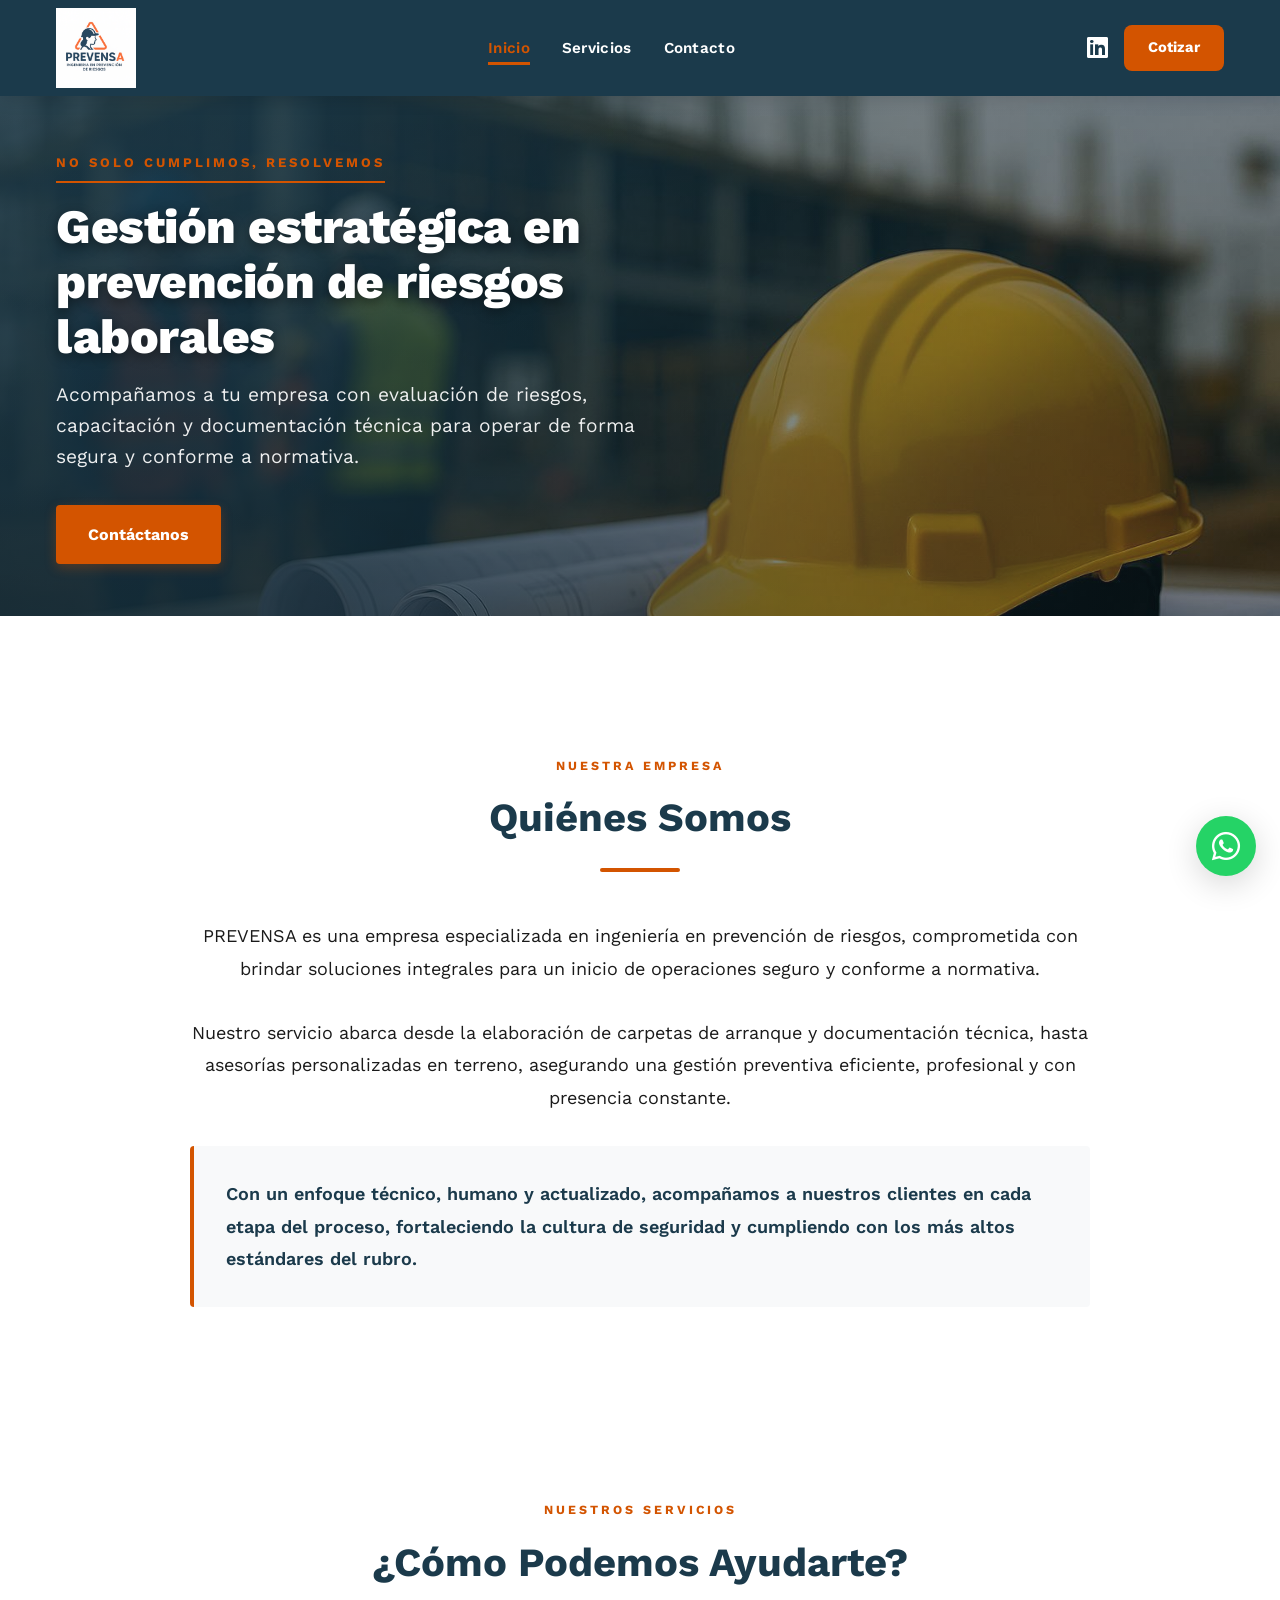
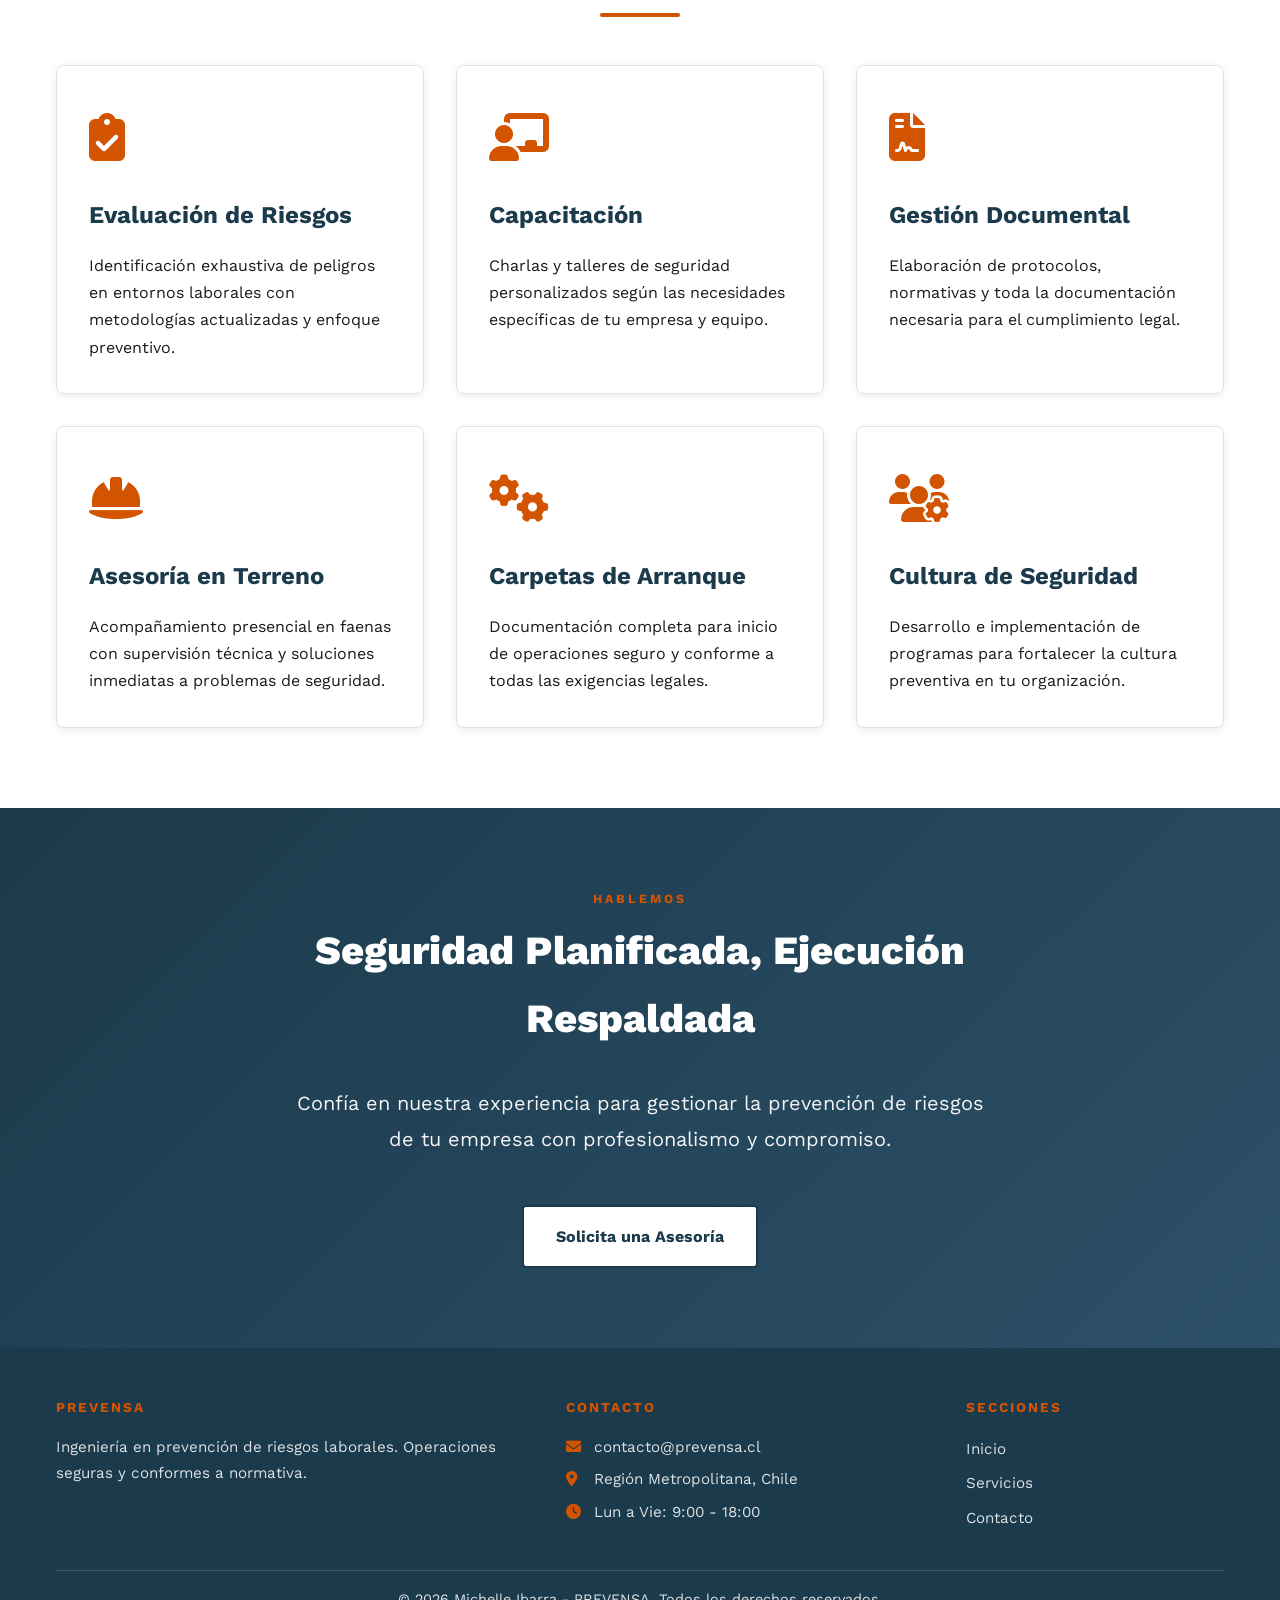
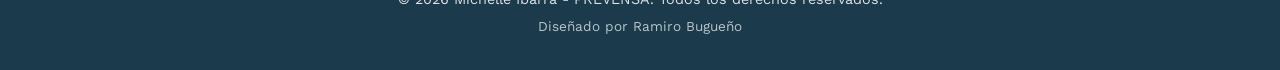
<file: index.html>
<!DOCTYPE html>
<html lang="es">
<head>
    <meta charset="UTF-8">
    <meta name="viewport" content="width=device-width, initial-scale=1.0">
    <meta name="description" content="PREVENSA — Ingeniería en prevención de riesgos laborales. Carpetas de arranque, capacitación, asesoría en terreno y gestión documental. Región Metropolitana, Chile.">
    <meta property="og:title" content="PREVENSA - Prevención de Riesgos Laborales">
    <meta property="og:description" content="Gestión estratégica en prevención de riesgos laborales. No solo cumplimos, resolvemos.">
    <meta property="og:type" content="website">
    <meta property="og:url" content="https://ramiiron.github.io/michelleibarra/">
    <meta property="og:image" content="https://ramiiron.github.io/michelleibarra/Pictures/hero-bg.jpg">
    <title>PREVENSA - Prevención de Riesgos Laborales</title>
    <link rel="icon" type="image/png" href="Pictures/Logo.png">
    <link rel="stylesheet" href="styles.css">
    <link rel="preconnect" href="https://fonts.googleapis.com">
    <link rel="preconnect" href="https://fonts.gstatic.com" crossorigin>
    <link href="https://fonts.googleapis.com/css2?family=Work+Sans:wght@400;600;700;800&family=Crimson+Pro:ital,wght@1,400;1,600&display=swap" rel="stylesheet">
    <link rel="stylesheet" href="https://cdnjs.cloudflare.com/ajax/libs/font-awesome/6.4.0/css/all.min.css"/>
</head>

<body>
<header>
<nav>
    <div class="nav-container">
        <div class="nav-logo">
            <img src="Pictures/Logo.png" alt="Prevensa Logo" class="nav-logo-img">
        </div>
        <ul class="nav-links">
            <li><a href="index.html" class="active">Inicio</a></li>
            <li><a href="Proyectos.html">Servicios</a></li>
            <li><a href="Contacto.html">Contacto</a></li>
        </ul>
        <div class="nav-social">
            <a
                href="https://www.linkedin.com/in/michelle-ibarra-benavides-a7a167181/"
                class="linkedin-link"
                target="_blank"
                rel="noopener noreferrer"
                aria-label="LinkedIn"
            >
                <i class="fab fa-linkedin"></i>
            </a>
            <a href="Contacto.html" class="btn-nav">Cotizar</a>
        </div>
    </div>
</nav>

<div class="hero">
    <div class="hero-content">
        <p class="hero-eyebrow">No solo cumplimos, resolvemos</p>
        <h1 class="hero-title">Gestión estratégica en prevención de riesgos laborales</h1>
        <p class="hero-subtitle">Acompañamos a tu empresa con evaluación de riesgos, capacitación y documentación técnica para operar de forma segura y conforme a normativa.</p>
        <a href="Contacto.html" class="btn btn-primary">Contáctanos</a>
    </div>
    <div class="hero-overlay"></div>
</div>

<svg class="wave-divider" viewBox="0 0 1440 100" preserveAspectRatio="none">
    <path fill="#ffffff" d="M0,50 Q360,0 720,50 T1440,50 L1440,100 L0,100 Z"/>
</svg>
</header>

<main class="content">
    <section class="section section-description">
        <div class="container">
            <p class="eyebrow eyebrow-center">Nuestra empresa</p>
            <h2 class="section-title">Quiénes Somos</h2>
            <div class="description-content">
                <p class="description-text">
                    PREVENSA es una empresa especializada en ingeniería en prevención de riesgos, 
                    comprometida con brindar soluciones integrales para un inicio de operaciones 
                    seguro y conforme a normativa.
                </p>
                <p class="description-text">
                    Nuestro servicio abarca desde la elaboración de carpetas de arranque y 
                    documentación técnica, hasta asesorías personalizadas en terreno, asegurando 
                    una gestión preventiva eficiente, profesional y con presencia constante.
                </p>
                <p class="description-text description-highlight">
                    Con un enfoque técnico, humano y actualizado, acompañamos a nuestros clientes 
                    en cada etapa del proceso, fortaleciendo la cultura de seguridad y cumpliendo 
                    con los más altos estándares del rubro.
                </p>
            </div>
        </div>
    </section>

    <section class="section section-services">
        <div class="container">
            <p class="eyebrow eyebrow-center">Nuestros servicios</p>
            <h2 class="section-title">¿Cómo Podemos Ayudarte?</h2>
            <div class="services-grid">
                <div class="service-card">
                    <div class="service-icon">
                        <i class="fas fa-clipboard-check"></i>
                    </div>
                    <h3 class="service-title">Evaluación de Riesgos</h3>
                    <p class="service-description">
                        Identificación exhaustiva de peligros en entornos laborales con 
                        metodologías actualizadas y enfoque preventivo.
                    </p>
                </div>

                <div class="service-card">
                    <div class="service-icon">
                        <i class="fas fa-chalkboard-teacher"></i>
                    </div>
                    <h3 class="service-title">Capacitación</h3>
                    <p class="service-description">
                        Charlas y talleres de seguridad personalizados según las necesidades 
                        específicas de tu empresa y equipo.
                    </p>
                </div>

                <div class="service-card">
                    <div class="service-icon">
                        <i class="fas fa-file-contract"></i>
                    </div>
                    <h3 class="service-title">Gestión Documental</h3>
                    <p class="service-description">
                        Elaboración de protocolos, normativas y toda la documentación necesaria 
                        para el cumplimiento legal.
                    </p>
                </div>

                <div class="service-card">
                    <div class="service-icon">
                        <i class="fas fa-hard-hat"></i>
                    </div>
                    <h3 class="service-title">Asesoría en Terreno</h3>
                    <p class="service-description">
                        Acompañamiento presencial en faenas con supervisión técnica y 
                        soluciones inmediatas a problemas de seguridad.
                    </p>
                </div>

                <div class="service-card">
                    <div class="service-icon">
                        <i class="fas fa-cogs"></i>
                    </div>
                    <h3 class="service-title">Carpetas de Arranque</h3>
                    <p class="service-description">
                        Documentación completa para inicio de operaciones seguro y conforme 
                        a todas las exigencias legales.
                    </p>
                </div>

                <div class="service-card">
                    <div class="service-icon">
                        <i class="fas fa-users-cog"></i>
                    </div>
                    <h3 class="service-title">Cultura de Seguridad</h3>
                    <p class="service-description">
                        Desarrollo e implementación de programas para fortalecer la cultura 
                        preventiva en tu organización.
                    </p>
                </div>
            </div>
        </div>
    </section>

    <section class="section section-cta">
        <div class="container">
            <div class="cta-content">
                <p class="eyebrow eyebrow-center">Hablemos</p>
                <h2 class="cta-title">Seguridad Planificada, Ejecución Respaldada</h2>
                <p class="cta-text">
                    Confía en nuestra experiencia para gestionar la prevención de riesgos 
                    de tu empresa con profesionalismo y compromiso.
                </p>
                <a href="Contacto.html" class="btn btn-secondary">Solicita una Asesoría</a>
            </div>
        </div>
    </section>
</main>

<footer class="footer">
    <div class="container">
        <div class="footer-content">
            <div class="footer-col">
                <h4>PREVENSA</h4>
                <p>Ingeniería en prevención de riesgos laborales. Operaciones seguras y conformes a normativa.</p>
            </div>
            <div class="footer-col">
                <h4>Contacto</h4>
                <p><i class="fas fa-envelope"></i> contacto@prevensa.cl</p>
                <p><i class="fas fa-map-marker-alt"></i> Región Metropolitana, Chile</p>
                <p><i class="fas fa-clock"></i> Lun a Vie: 9:00 - 18:00</p>
            </div>
            <div class="footer-col">
                <h4>Secciones</h4>
                <ul>
                    <li><a href="index.html">Inicio</a></li>
                    <li><a href="Proyectos.html">Servicios</a></li>
                    <li><a href="Contacto.html">Contacto</a></li>
                </ul>
            </div>
        </div>
        <div class="footer-bottom">
            <p class="footer-text">© 2026 Michelle Ibarra - PREVENSA. Todos los derechos reservados.</p>
            <p class="footer-credit">Diseñado por Ramiro Bugueño</p>
        </div>
    </div>
</footer>

<!-- Botón flotante de WhatsApp: reemplazar # con https://wa.me/<número> cuando esté disponible -->
<a href="#" class="whatsapp-float" aria-label="WhatsApp">
    <i class="fab fa-whatsapp"></i>
</a>

<script>
    // Scroll reveal animation
    const observerOptions = {
        threshold: 0.1,
        rootMargin: '0px 0px -50px 0px'
    };

    const observer = new IntersectionObserver((entries) => {
        entries.forEach(entry => {
            if (entry.isIntersecting) {
                entry.target.classList.add('visible');
                observer.unobserve(entry.target);
            }
        });
    }, observerOptions);

    document.querySelectorAll('.section').forEach(section => {
        observer.observe(section);
    });

    // Service cards stagger animation
    const cards = document.querySelectorAll('.service-card');
    cards.forEach((card, index) => {
        card.style.animationDelay = `${index * 0.1}s`;
    });
</script>
</body>
</html>
</file>
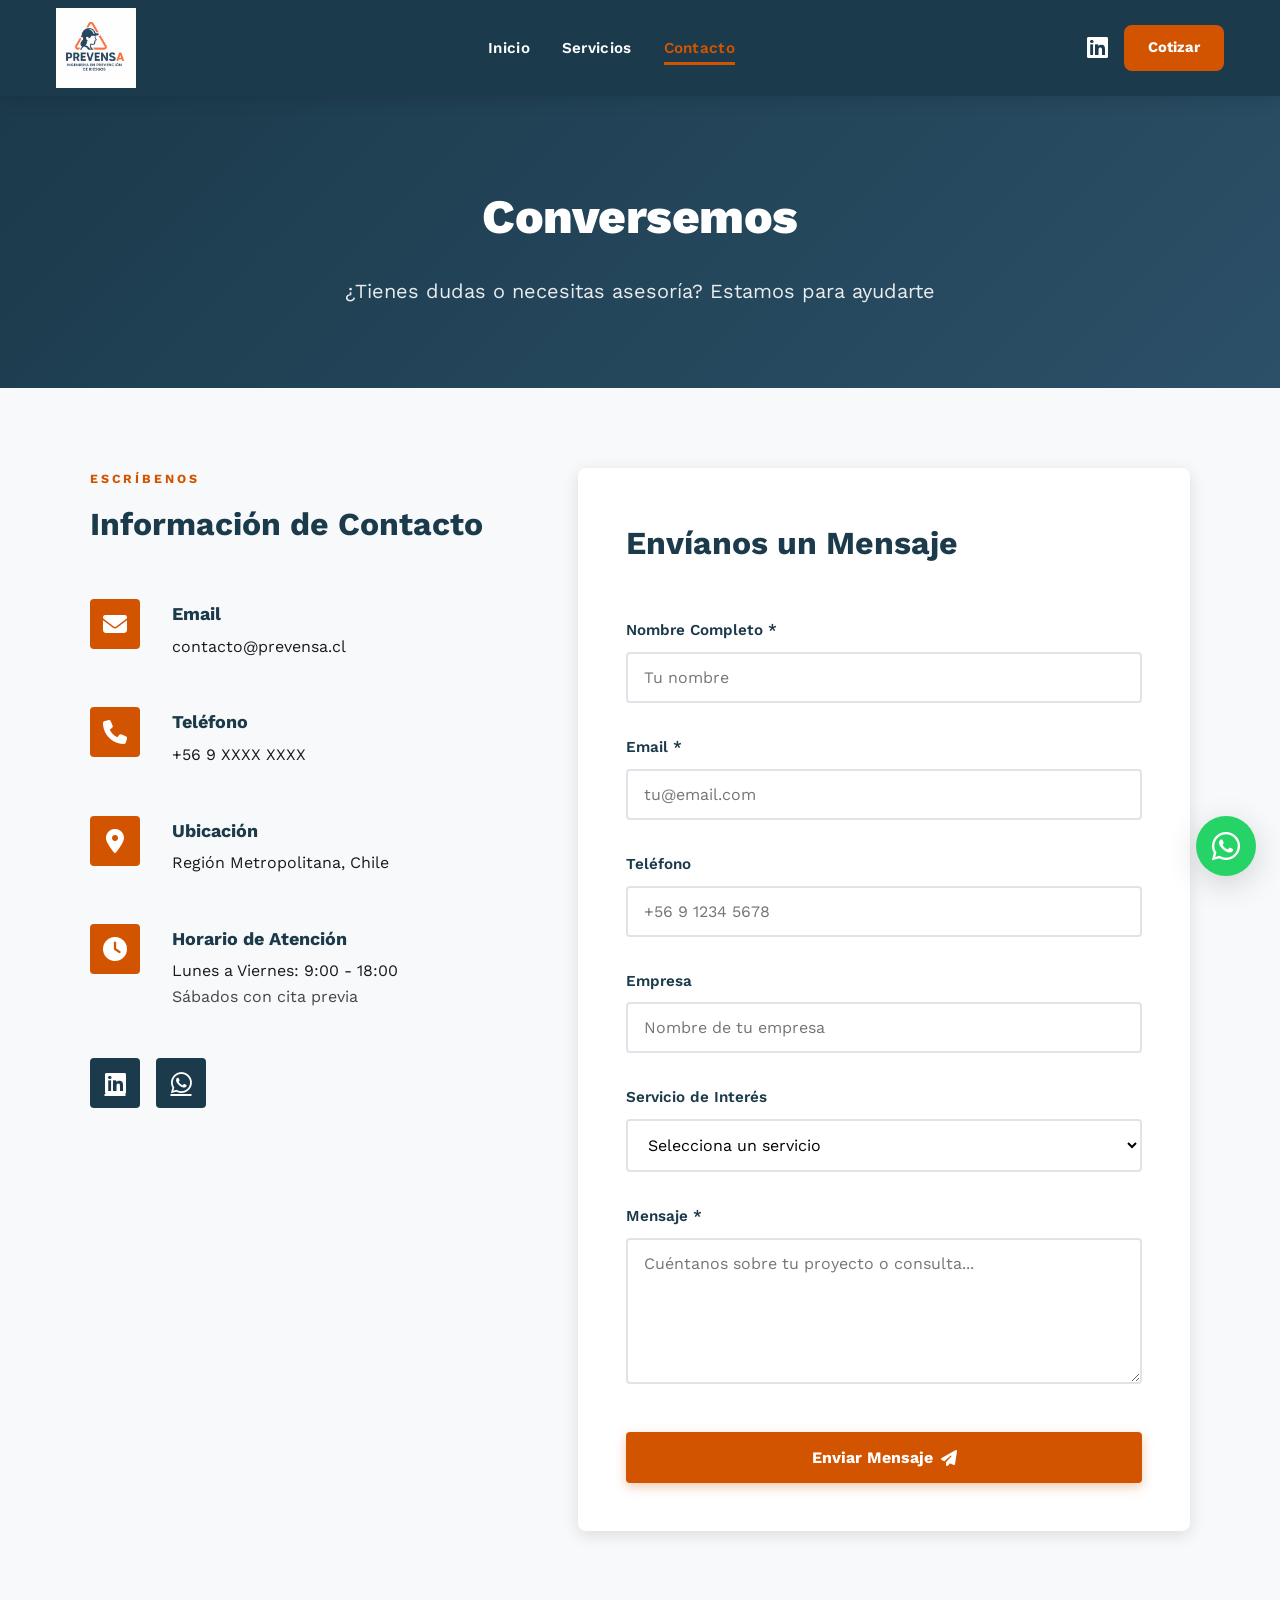
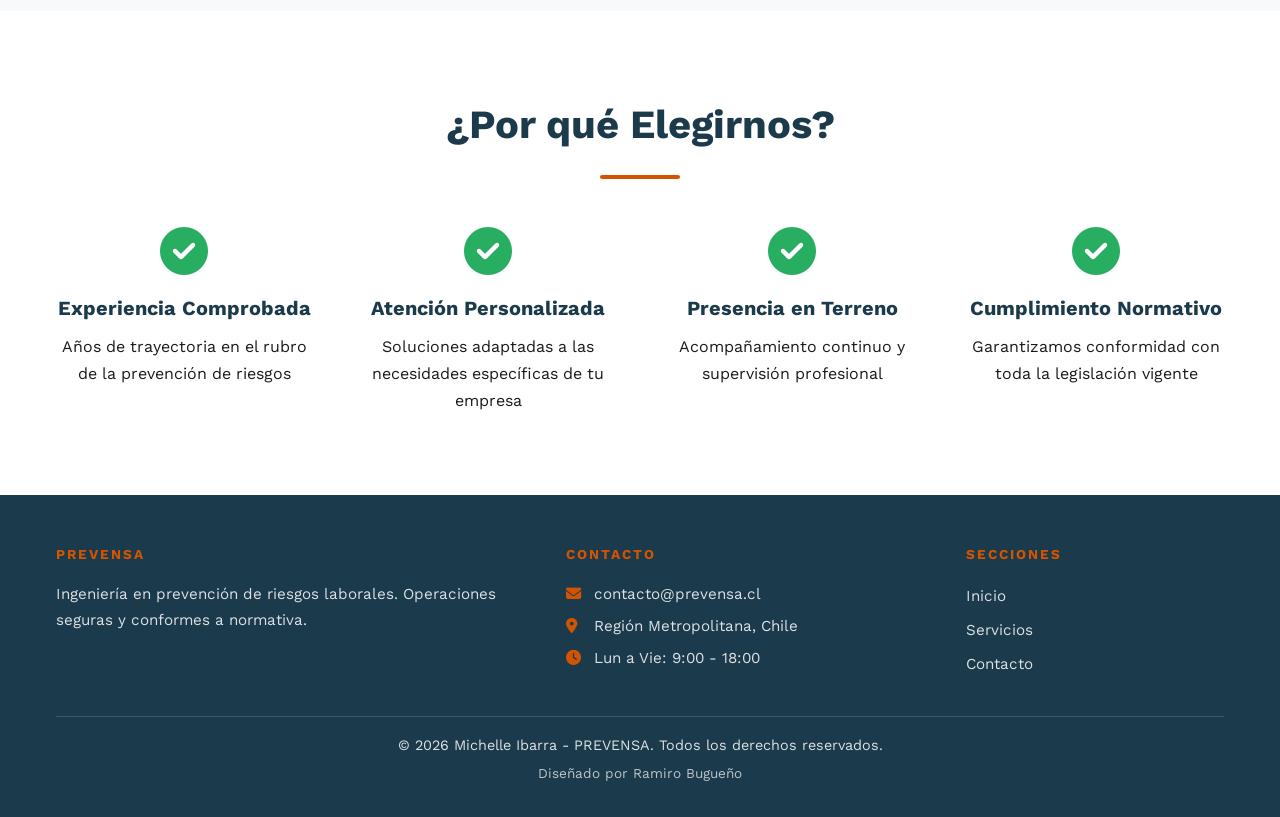
<file: Contacto.html>
<!DOCTYPE html>
<html lang="es">
<head>
    <meta charset="UTF-8">
    <meta name="viewport" content="width=device-width, initial-scale=1.0">
    <meta name="description" content="Contacta a PREVENSA: ingeniería en prevención de riesgos laborales. Región Metropolitana, Chile. Lun a Vie 9:00 - 18:00.">
    <meta property="og:title" content="Contacto - PREVENSA">
    <meta property="og:description" content="Gestión estratégica en prevención de riesgos laborales. No solo cumplimos, resolvemos.">
    <meta property="og:type" content="website">
    <meta property="og:url" content="https://ramiiron.github.io/michelleibarra/Contacto.html">
    <meta property="og:image" content="https://ramiiron.github.io/michelleibarra/Pictures/hero-bg.jpg">
    <title>Contacto - PREVENSA</title>
    <link rel="icon" type="image/png" href="Pictures/Logo.png">
    <link rel="stylesheet" href="styles.css">
    <link rel="preconnect" href="https://fonts.googleapis.com">
    <link rel="preconnect" href="https://fonts.gstatic.com" crossorigin>
    <link href="https://fonts.googleapis.com/css2?family=Work+Sans:wght@400;600;700;800&family=Crimson+Pro:ital,wght@1,400;1,600&display=swap" rel="stylesheet">
    <link rel="stylesheet" href="https://cdnjs.cloudflare.com/ajax/libs/font-awesome/6.4.0/css/all.min.css"/>
</head>

<body>
<nav>
    <div class="nav-container">
        <div class="nav-logo">
            <a href="index.html">
                <img src="Pictures/Logo.png" alt="Prevensa Logo" class="nav-logo-img">
            </a>
        </div>
        <ul class="nav-links">
            <li><a href="index.html">Inicio</a></li>
            <li><a href="Proyectos.html">Servicios</a></li>
            <li><a href="Contacto.html" class="active">Contacto</a></li>
        </ul>
        <div class="nav-social">
            <a
                href="https://www.linkedin.com/in/michelle-ibarra-benavides-a7a167181/"
                class="linkedin-link"
                target="_blank"
                rel="noopener noreferrer"
                aria-label="LinkedIn"
            >
                <i class="fab fa-linkedin"></i>
            </a>
            <a href="Contacto.html" class="btn-nav">Cotizar</a>
        </div>
    </div>
</nav>

<header class="page-header">
    <div class="container">
        <h1 class="page-title">Conversemos</h1>
        <p class="page-subtitle">¿Tienes dudas o necesitas asesoría? Estamos para ayudarte</p>
    </div>
</header>

<main class="content">
    <section class="section section-contact">
        <div class="container">
            <div class="contact-wrapper">
                <div class="contact-info">
                    <p class="eyebrow">Escríbenos</p>
                    <h2>Información de Contacto</h2>
                    <div class="contact-item">
                        <div class="contact-icon">
                            <i class="fas fa-envelope"></i>
                        </div>
                        <div class="contact-details">
                            <h3>Email</h3>
                            <p>contacto@prevensa.cl</p>
                        </div>
                    </div>

                    <div class="contact-item">
                        <div class="contact-icon">
                            <i class="fas fa-phone"></i>
                        </div>
                        <div class="contact-details">
                            <h3>Teléfono</h3>
                            <p>+56 9 XXXX XXXX</p>
                        </div>
                    </div>

                    <div class="contact-item">
                        <div class="contact-icon">
                            <i class="fas fa-map-marker-alt"></i>
                        </div>
                        <div class="contact-details">
                            <h3>Ubicación</h3>
                            <p>Región Metropolitana, Chile</p>
                        </div>
                    </div>

                    <div class="contact-item">
                        <div class="contact-icon">
                            <i class="fas fa-clock"></i>
                        </div>
                        <div class="contact-details">
                            <h3>Horario de Atención</h3>
                            <p>Lunes a Viernes: 9:00 - 18:00</p>
                            <p class="text-small">Sábados con cita previa</p>
                        </div>
                    </div>

                    <div class="social-links">
                        <a href="https://www.linkedin.com/in/michelle-ibarra-benavides-a7a167181/" 
                           target="_blank" 
                           rel="noopener noreferrer"
                           class="social-link">
                            <i class="fab fa-linkedin"></i>
                        </a>
                        <a href="#" class="social-link">
                            <i class="fab fa-whatsapp"></i>
                        </a>
                    </div>
                </div>

                <div class="contact-form-wrapper">
                    <h2>Envíanos un Mensaje</h2>
                    <form class="contact-form" id="contactForm">
                        <div class="form-group">
                            <label for="nombre">Nombre Completo *</label>
                            <input 
                                type="text" 
                                id="nombre" 
                                name="nombre" 
                                placeholder="Tu nombre" 
                                required
                            >
                        </div>

                        <div class="form-group">
                            <label for="email">Email *</label>
                            <input 
                                type="email" 
                                id="email" 
                                name="email" 
                                placeholder="tu@email.com" 
                                required
                            >
                        </div>

                        <div class="form-group">
                            <label for="telefono">Teléfono</label>
                            <input 
                                type="tel" 
                                id="telefono" 
                                name="telefono" 
                                placeholder="+56 9 1234 5678"
                            >
                        </div>

                        <div class="form-group">
                            <label for="empresa">Empresa</label>
                            <input 
                                type="text" 
                                id="empresa" 
                                name="empresa" 
                                placeholder="Nombre de tu empresa"
                            >
                        </div>

                        <div class="form-group">
                            <label for="servicio">Servicio de Interés</label>
                            <select id="servicio" name="servicio">
                                <option value="">Selecciona un servicio</option>
                                <option value="evaluacion">Evaluación de Riesgos</option>
                                <option value="capacitacion">Capacitación</option>
                                <option value="documentacion">Gestión Documental</option>
                                <option value="asesoria">Asesoría en Terreno</option>
                                <option value="carpetas">Carpetas de Arranque</option>
                                <option value="cultura">Cultura de Seguridad</option>
                                <option value="otro">Otro</option>
                            </select>
                        </div>

                        <div class="form-group">
                            <label for="mensaje">Mensaje *</label>
                            <textarea 
                                id="mensaje" 
                                name="mensaje" 
                                rows="6" 
                                placeholder="Cuéntanos sobre tu proyecto o consulta..." 
                                required
                            ></textarea>
                        </div>

                        <button type="submit" class="btn btn-primary btn-form">
                            <span>Enviar Mensaje</span>
                            <i class="fas fa-paper-plane"></i>
                        </button>

                        <div class="form-message" id="formMessage"></div>
                    </form>
                </div>
            </div>
        </div>
    </section>

    <section class="section section-map">
        <div class="container">
            <h2 class="section-title">¿Por qué Elegirnos?</h2>
            <div class="benefits-grid">
                <div class="benefit-item">
                    <i class="fas fa-check-circle"></i>
                    <h3>Experiencia Comprobada</h3>
                    <p>Años de trayectoria en el rubro de la prevención de riesgos</p>
                </div>
                <div class="benefit-item">
                    <i class="fas fa-check-circle"></i>
                    <h3>Atención Personalizada</h3>
                    <p>Soluciones adaptadas a las necesidades específicas de tu empresa</p>
                </div>
                <div class="benefit-item">
                    <i class="fas fa-check-circle"></i>
                    <h3>Presencia en Terreno</h3>
                    <p>Acompañamiento continuo y supervisión profesional</p>
                </div>
                <div class="benefit-item">
                    <i class="fas fa-check-circle"></i>
                    <h3>Cumplimiento Normativo</h3>
                    <p>Garantizamos conformidad con toda la legislación vigente</p>
                </div>
            </div>
        </div>
    </section>
</main>

<footer class="footer">
    <div class="container">
        <div class="footer-content">
            <div class="footer-col">
                <h4>PREVENSA</h4>
                <p>Ingeniería en prevención de riesgos laborales. Operaciones seguras y conformes a normativa.</p>
            </div>
            <div class="footer-col">
                <h4>Contacto</h4>
                <p><i class="fas fa-envelope"></i> contacto@prevensa.cl</p>
                <p><i class="fas fa-map-marker-alt"></i> Región Metropolitana, Chile</p>
                <p><i class="fas fa-clock"></i> Lun a Vie: 9:00 - 18:00</p>
            </div>
            <div class="footer-col">
                <h4>Secciones</h4>
                <ul>
                    <li><a href="index.html">Inicio</a></li>
                    <li><a href="Proyectos.html">Servicios</a></li>
                    <li><a href="Contacto.html">Contacto</a></li>
                </ul>
            </div>
        </div>
        <div class="footer-bottom">
            <p class="footer-text">© 2026 Michelle Ibarra - PREVENSA. Todos los derechos reservados.</p>
            <p class="footer-credit">Diseñado por Ramiro Bugueño</p>
        </div>
    </div>
</footer>

<!-- Botón flotante de WhatsApp: reemplazar # con https://wa.me/<número> cuando esté disponible -->
<a href="#" class="whatsapp-float" aria-label="WhatsApp">
    <i class="fab fa-whatsapp"></i>
</a>

<script>
    const form = document.getElementById('contactForm');
    const formMessage = document.getElementById('formMessage');

    form.addEventListener('submit', function(e) {
        e.preventDefault();
        
        // Get form data
        const formData = new FormData(form);
        const data = Object.fromEntries(formData);
        
        // Show loading state
        formMessage.className = 'form-message';
        formMessage.textContent = 'Enviando mensaje...';
        formMessage.style.display = 'block';
        
        // Simulate sending (in production, this would send to a server)
        setTimeout(() => {
            formMessage.className = 'form-message success';
            formMessage.innerHTML = `
                <i class="fas fa-check-circle"></i>
                ¡Mensaje enviado exitosamente! Te contactaremos pronto.
            `;
            form.reset();
            
            // Hide message after 5 seconds
            setTimeout(() => {
                formMessage.style.display = 'none';
            }, 5000);
        }, 1500);
    });

    // Scroll reveal
    const observerOptions = {
        threshold: 0.1,
        rootMargin: '0px 0px -50px 0px'
    };

    const observer = new IntersectionObserver((entries) => {
        entries.forEach(entry => {
            if (entry.isIntersecting) {
                entry.target.classList.add('visible');
                observer.unobserve(entry.target);
            }
        });
    }, observerOptions);

    document.querySelectorAll('.section').forEach(section => {
        observer.observe(section);
    });
</script>
</body>
</html>
</file>
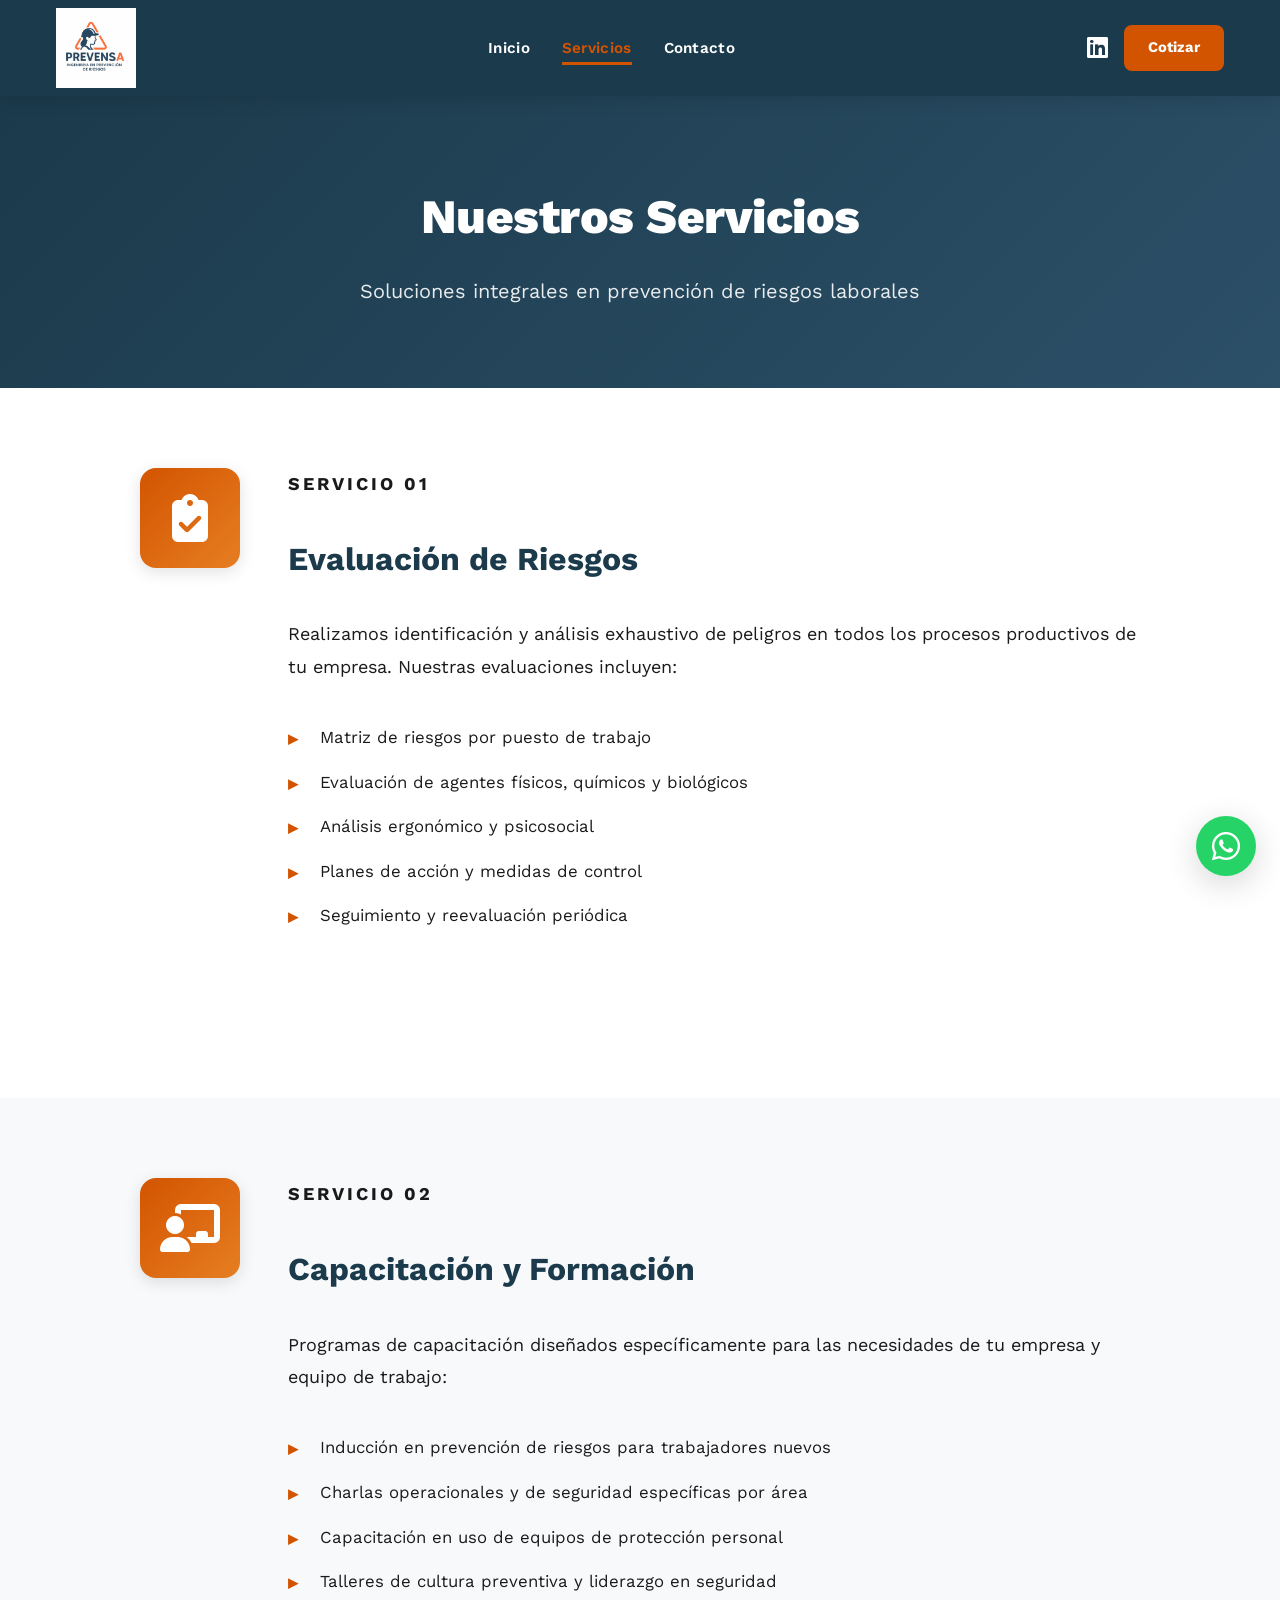
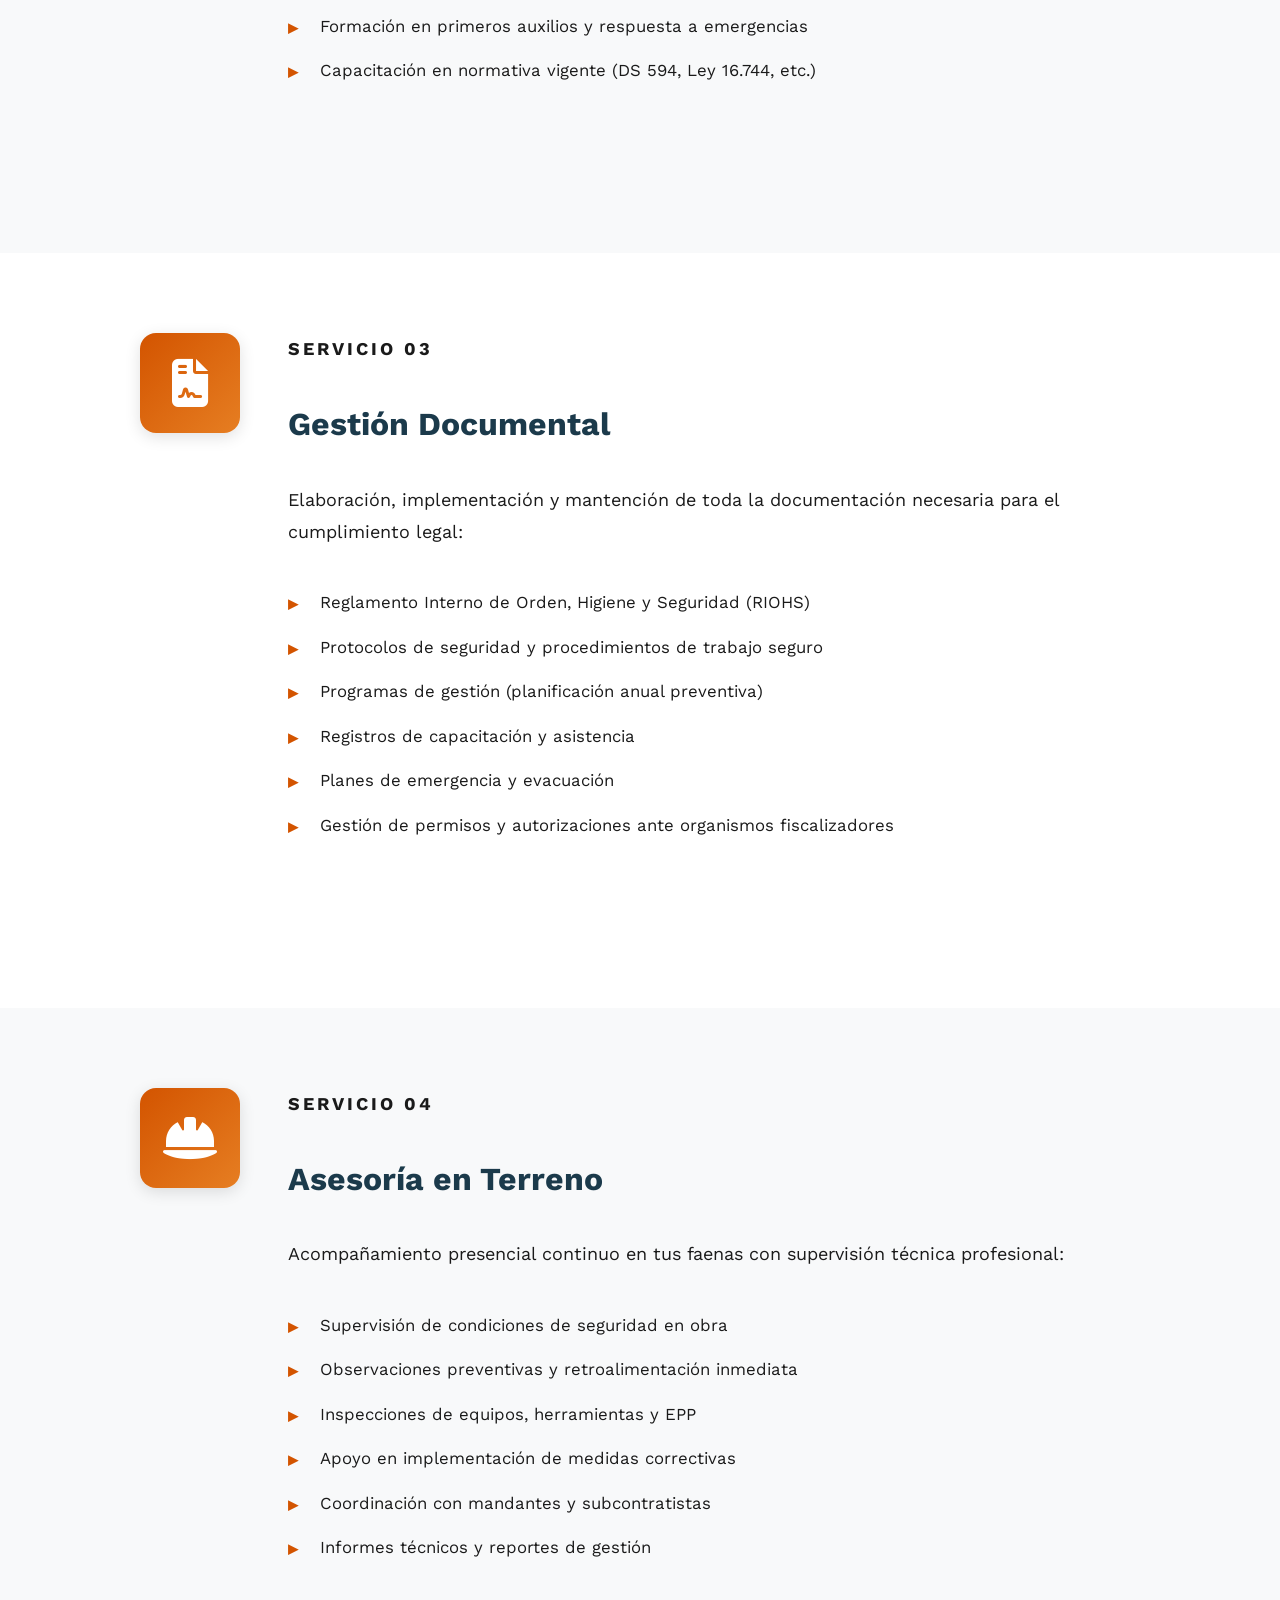
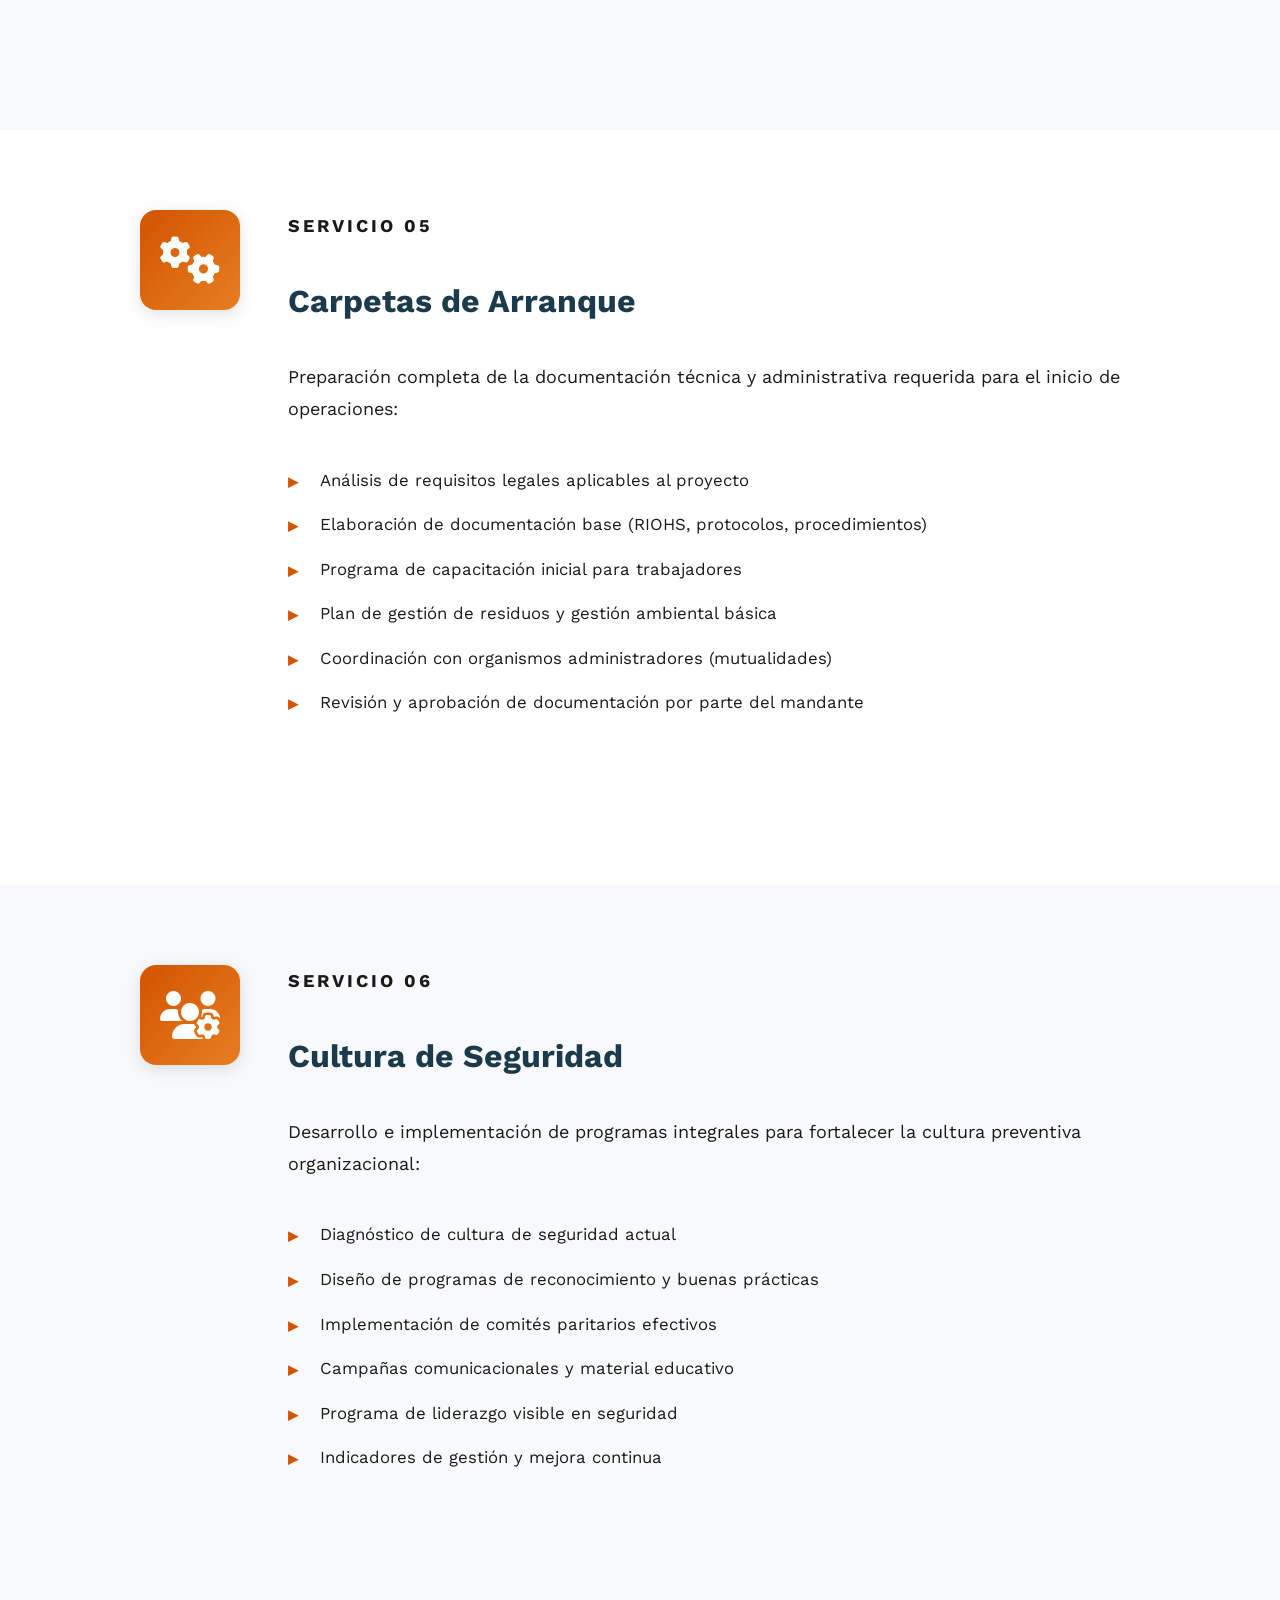
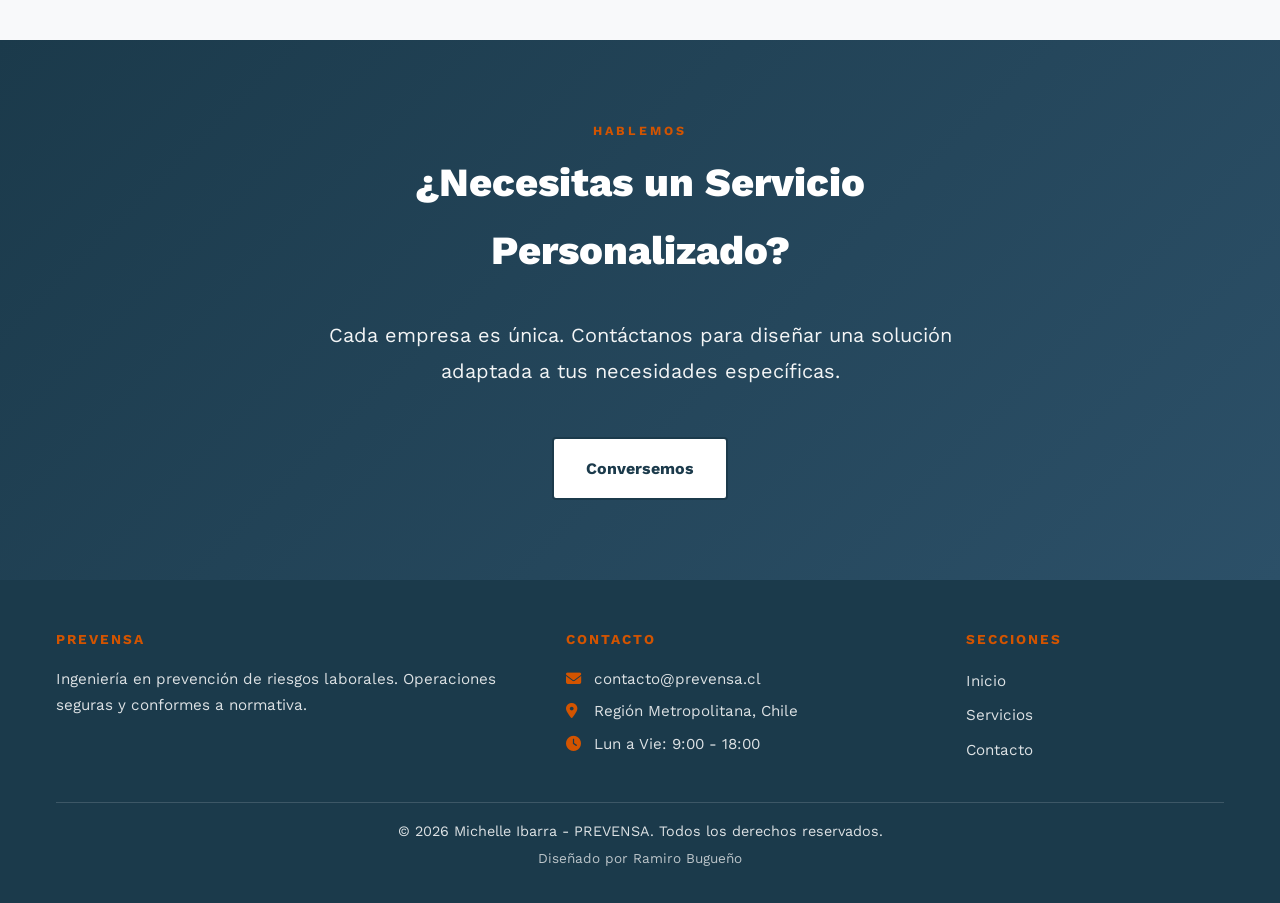
<file: Proyectos.html>
<!DOCTYPE html>
<html lang="es">
<head>
    <meta charset="UTF-8">
    <meta name="viewport" content="width=device-width, initial-scale=1.0">
    <meta name="description" content="Servicios PREVENSA: evaluación de riesgos, capacitación, gestión documental, asesoría en terreno y carpetas de arranque.">
    <meta property="og:title" content="Servicios - PREVENSA">
    <meta property="og:description" content="Gestión estratégica en prevención de riesgos laborales. No solo cumplimos, resolvemos.">
    <meta property="og:type" content="website">
    <meta property="og:url" content="https://ramiiron.github.io/michelleibarra/Proyectos.html">
    <meta property="og:image" content="https://ramiiron.github.io/michelleibarra/Pictures/hero-bg.jpg">
    <title>Servicios - PREVENSA</title>
    <link rel="icon" type="image/png" href="Pictures/Logo.png">
    <link rel="stylesheet" href="styles.css">
    <link rel="preconnect" href="https://fonts.googleapis.com">
    <link rel="preconnect" href="https://fonts.gstatic.com" crossorigin>
    <link href="https://fonts.googleapis.com/css2?family=Work+Sans:wght@400;600;700;800&family=Crimson+Pro:ital,wght@1,400;1,600&display=swap" rel="stylesheet">
    <link rel="stylesheet" href="https://cdnjs.cloudflare.com/ajax/libs/font-awesome/6.4.0/css/all.min.css"/>
</head>

<body>
<nav>
    <div class="nav-container">
        <div class="nav-logo">
            <a href="index.html">
                <img src="Pictures/Logo.png" alt="Prevensa Logo" class="nav-logo-img">
            </a>
        </div>
        <ul class="nav-links">
            <li><a href="index.html">Inicio</a></li>
            <li><a href="Proyectos.html" class="active">Servicios</a></li>
            <li><a href="Contacto.html">Contacto</a></li>
        </ul>
        <div class="nav-social">
            <a
                href="https://www.linkedin.com/in/michelle-ibarra-benavides-a7a167181/"
                class="linkedin-link"
                target="_blank"
                rel="noopener noreferrer"
                aria-label="LinkedIn"
            >
                <i class="fab fa-linkedin"></i>
            </a>
            <a href="Contacto.html" class="btn-nav">Cotizar</a>
        </div>
    </div>
</nav>

<header class="page-header">
    <div class="container">
        <h1 class="page-title">Nuestros Servicios</h1>
        <p class="page-subtitle">Soluciones integrales en prevención de riesgos laborales</p>
    </div>
</header>

<main class="content">
    <section class="section">
        <div class="container">
            <div class="service-detail">
                <div class="service-detail-icon">
                    <i class="fas fa-clipboard-check"></i>
                </div>
                <div class="service-detail-content">
                    <p class="eyebrow">Servicio 01</p>
                    <h2>Evaluación de Riesgos</h2>
                    <p>
                        Realizamos identificación y análisis exhaustivo de peligros en todos los 
                        procesos productivos de tu empresa. Nuestras evaluaciones incluyen:
                    </p>
                    <ul class="service-list">
                        <li>Matriz de riesgos por puesto de trabajo</li>
                        <li>Evaluación de agentes físicos, químicos y biológicos</li>
                        <li>Análisis ergonómico y psicosocial</li>
                        <li>Planes de acción y medidas de control</li>
                        <li>Seguimiento y reevaluación periódica</li>
                    </ul>
                </div>
            </div>
        </div>
    </section>

    <section class="section section-alt">
        <div class="container">
            <div class="service-detail">
                <div class="service-detail-icon">
                    <i class="fas fa-chalkboard-teacher"></i>
                </div>
                <div class="service-detail-content">
                    <p class="eyebrow">Servicio 02</p>
                    <h2>Capacitación y Formación</h2>
                    <p>
                        Programas de capacitación diseñados específicamente para las necesidades 
                        de tu empresa y equipo de trabajo:
                    </p>
                    <ul class="service-list">
                        <li>Inducción en prevención de riesgos para trabajadores nuevos</li>
                        <li>Charlas operacionales y de seguridad específicas por área</li>
                        <li>Capacitación en uso de equipos de protección personal</li>
                        <li>Talleres de cultura preventiva y liderazgo en seguridad</li>
                        <li>Formación en primeros auxilios y respuesta a emergencias</li>
                        <li>Capacitación en normativa vigente (DS 594, Ley 16.744, etc.)</li>
                    </ul>
                </div>
            </div>
        </div>
    </section>

    <section class="section">
        <div class="container">
            <div class="service-detail">
                <div class="service-detail-icon">
                    <i class="fas fa-file-contract"></i>
                </div>
                <div class="service-detail-content">
                    <p class="eyebrow">Servicio 03</p>
                    <h2>Gestión Documental</h2>
                    <p>
                        Elaboración, implementación y mantención de toda la documentación 
                        necesaria para el cumplimiento legal:
                    </p>
                    <ul class="service-list">
                        <li>Reglamento Interno de Orden, Higiene y Seguridad (RIOHS)</li>
                        <li>Protocolos de seguridad y procedimientos de trabajo seguro</li>
                        <li>Programas de gestión (planificación anual preventiva)</li>
                        <li>Registros de capacitación y asistencia</li>
                        <li>Planes de emergencia y evacuación</li>
                        <li>Gestión de permisos y autorizaciones ante organismos fiscalizadores</li>
                    </ul>
                </div>
            </div>
        </div>
    </section>

    <section class="section section-alt">
        <div class="container">
            <div class="service-detail">
                <div class="service-detail-icon">
                    <i class="fas fa-hard-hat"></i>
                </div>
                <div class="service-detail-content">
                    <p class="eyebrow">Servicio 04</p>
                    <h2>Asesoría en Terreno</h2>
                    <p>
                        Acompañamiento presencial continuo en tus faenas con supervisión 
                        técnica profesional:
                    </p>
                    <ul class="service-list">
                        <li>Supervisión de condiciones de seguridad en obra</li>
                        <li>Observaciones preventivas y retroalimentación inmediata</li>
                        <li>Inspecciones de equipos, herramientas y EPP</li>
                        <li>Apoyo en implementación de medidas correctivas</li>
                        <li>Coordinación con mandantes y subcontratistas</li>
                        <li>Informes técnicos y reportes de gestión</li>
                    </ul>
                </div>
            </div>
        </div>
    </section>

    <section class="section">
        <div class="container">
            <div class="service-detail">
                <div class="service-detail-icon">
                    <i class="fas fa-cogs"></i>
                </div>
                <div class="service-detail-content">
                    <p class="eyebrow">Servicio 05</p>
                    <h2>Carpetas de Arranque</h2>
                    <p>
                        Preparación completa de la documentación técnica y administrativa 
                        requerida para el inicio de operaciones:
                    </p>
                    <ul class="service-list">
                        <li>Análisis de requisitos legales aplicables al proyecto</li>
                        <li>Elaboración de documentación base (RIOHS, protocolos, procedimientos)</li>
                        <li>Programa de capacitación inicial para trabajadores</li>
                        <li>Plan de gestión de residuos y gestión ambiental básica</li>
                        <li>Coordinación con organismos administradores (mutualidades)</li>
                        <li>Revisión y aprobación de documentación por parte del mandante</li>
                    </ul>
                </div>
            </div>
        </div>
    </section>

    <section class="section section-alt">
        <div class="container">
            <div class="service-detail">
                <div class="service-detail-icon">
                    <i class="fas fa-users-cog"></i>
                </div>
                <div class="service-detail-content">
                    <p class="eyebrow">Servicio 06</p>
                    <h2>Cultura de Seguridad</h2>
                    <p>
                        Desarrollo e implementación de programas integrales para fortalecer 
                        la cultura preventiva organizacional:
                    </p>
                    <ul class="service-list">
                        <li>Diagnóstico de cultura de seguridad actual</li>
                        <li>Diseño de programas de reconocimiento y buenas prácticas</li>
                        <li>Implementación de comités paritarios efectivos</li>
                        <li>Campañas comunicacionales y material educativo</li>
                        <li>Programa de liderazgo visible en seguridad</li>
                        <li>Indicadores de gestión y mejora continua</li>
                    </ul>
                </div>
            </div>
        </div>
    </section>

    <section class="section section-cta">
        <div class="container">
            <div class="cta-content">
                <p class="eyebrow">Hablemos</p>
                <h2 class="cta-title">¿Necesitas un Servicio Personalizado?</h2>
                <p class="cta-text">
                    Cada empresa es única. Contáctanos para diseñar una solución 
                    adaptada a tus necesidades específicas.
                </p>
                <a href="Contacto.html" class="btn btn-secondary">Conversemos</a>
            </div>
        </div>
    </section>
</main>

<footer class="footer">
    <div class="container">
        <div class="footer-content">
            <div class="footer-col">
                <h4>PREVENSA</h4>
                <p>Ingeniería en prevención de riesgos laborales. Operaciones seguras y conformes a normativa.</p>
            </div>
            <div class="footer-col">
                <h4>Contacto</h4>
                <p><i class="fas fa-envelope"></i> contacto@prevensa.cl</p>
                <p><i class="fas fa-map-marker-alt"></i> Región Metropolitana, Chile</p>
                <p><i class="fas fa-clock"></i> Lun a Vie: 9:00 - 18:00</p>
            </div>
            <div class="footer-col">
                <h4>Secciones</h4>
                <ul>
                    <li><a href="index.html">Inicio</a></li>
                    <li><a href="Proyectos.html">Servicios</a></li>
                    <li><a href="Contacto.html">Contacto</a></li>
                </ul>
            </div>
        </div>
        <div class="footer-bottom">
            <p class="footer-text">© 2026 Michelle Ibarra - PREVENSA. Todos los derechos reservados.</p>
            <p class="footer-credit">Diseñado por Ramiro Bugueño</p>
        </div>
    </div>
</footer>

<!-- Botón flotante de WhatsApp: reemplazar # con https://wa.me/<número> cuando esté disponible -->
<a href="#" class="whatsapp-float" aria-label="WhatsApp">
    <i class="fab fa-whatsapp"></i>
</a>

<script>
    const observerOptions = {
        threshold: 0.1,
        rootMargin: '0px 0px -50px 0px'
    };

    const observer = new IntersectionObserver((entries) => {
        entries.forEach(entry => {
            if (entry.isIntersecting) {
                entry.target.classList.add('visible');
                observer.unobserve(entry.target);
            }
        });
    }, observerOptions);

    document.querySelectorAll('.section').forEach(section => {
        observer.observe(section);
    });
</script>
</body>
</html>
</file>
<file: styles.css>
/* ========================================
   PREVENSA - Workplace Safety Website
   Professional, Bold, Chilean
   ======================================== */

/* — Reset & Variables — */
*,
*::before,
*::after {
    box-sizing: border-box;
    margin: 0;
    padding: 0;
}

:root {
    /* Color Palette - Industrial Safety Theme */
    --color-primary:      #1B3A4B;  /* Deep Industrial Blue */
    --color-secondary:    #D35400;  /* Safety Orange */
    --color-accent:       #27AE60;  /* Approval Green */
    --color-dark:         #1A1A1A;  /* Rich Black */
    --color-light:        #F8F9FA;  /* Clean White-Gray */
    --color-white:        #FFFFFF;
    --color-border:       #E0E4E8;
    
    /* Typography */
    --font-heading:       'Work Sans', sans-serif;
    --font-body:          'Work Sans', sans-serif;
    --font-accent:        'Crimson Pro', serif;
    
    /* Spacing & Sizing */
    --space-xs:  0.5rem;
    --space-sm:  1rem;
    --space-md:  2rem;
    --space-lg:  3rem;
    --space-xl:  5rem;
    
    --radius-sm: 4px;
    --radius-md: 8px;
    --radius-lg: 16px;
    
    /* Transitions */
    --transition-fast:   0.2s ease;
    --transition-normal: 0.3s ease;
    --transition-slow:   0.5s ease;
    
    /* Shadows */
    --shadow-sm: 0 2px 8px rgba(0, 0, 0, 0.08);
    --shadow-md: 0 4px 16px rgba(0, 0, 0, 0.12);
    --shadow-lg: 0 8px 32px rgba(0, 0, 0, 0.16);
}

/* — Global Styles — */
html {
    scroll-behavior: smooth;
    font-size: 16px;
}

body {
    font-family: var(--font-body);
    color: var(--color-dark);
    line-height: 1.7;
    background: var(--color-white);
    overflow-x: hidden;
}

.container {
    max-width: 1200px;
    margin: 0 auto;
    padding: 0 var(--space-sm);
}

/* — Navigation — */
nav {
    background: var(--color-primary);
    position: sticky;
    top: 0;
    z-index: 1000;
    box-shadow: var(--shadow-md);
}

.nav-container {
    max-width: 1200px;
    margin: 0 auto;
    padding: 0 var(--space-sm);
    display: flex;
    align-items: center;
    justify-content: space-between;
    min-height: 96px;
}

.nav-logo {
    flex-shrink: 0;
}

.nav-logo-img {
    height: 80px;
    width: auto;
    display: block;
}

.nav-links {
    display: flex;
    list-style: none;
    gap: var(--space-md);
    align-items: center;
}

.nav-links a {
    color: var(--color-white);
    text-decoration: none;
    font-weight: 600;
    font-size: 0.95rem;
    letter-spacing: 0.3px;
    transition: color var(--transition-fast);
    position: relative;
    padding: 0.5rem 0;
}

.nav-links a::after {
    content: '';
    position: absolute;
    bottom: 0;
    left: 0;
    width: 0;
    height: 3px;
    background: var(--color-secondary);
    transition: width var(--transition-normal);
}

.nav-links a:hover::after,
.nav-links a.active::after {
    width: 100%;
}

.nav-links a:hover,
.nav-links a.active {
    color: var(--color-secondary);
}

.nav-social {
    flex-shrink: 0;
    display: flex;
    align-items: center;
    gap: 1rem;
}

.linkedin-link {
    color: var(--color-white);
    font-size: 1.5rem;
    transition: color var(--transition-fast);
}

.linkedin-link:hover {
    color: var(--color-secondary);
}

/* — Hero Section — */
.hero {
    position: relative;
    height: 520px;
    display: flex;
    align-items: center;
    background: 
        linear-gradient(100deg, rgba(27, 58, 75, 0.88) 20%, rgba(27, 58, 75, 0.45) 65%, rgba(27, 58, 75, 0.25)),
        url('Pictures/hero-bg.jpg') center/cover no-repeat;
    overflow: hidden;
}

.hero-overlay {
    position: absolute;
    inset: 0;
    background: linear-gradient(to bottom, transparent, rgba(0, 0, 0, 0.2));
    z-index: 1;
}

.hero-content {
    position: relative;
    z-index: 2;
    text-align: left;
    width: 100%;
    max-width: 1200px;
    margin: 0 auto;
    padding: 0 var(--space-sm);
    animation: fadeInUp 1s ease-out;
}

.hero-eyebrow {
    display: inline-block;
    font-size: 0.82rem;
    font-weight: 700;
    letter-spacing: 3px;
    text-transform: uppercase;
    color: var(--color-secondary);
    border-bottom: 2px solid var(--color-secondary);
    padding-bottom: 0.4rem;
    margin-bottom: var(--space-sm);
}

.hero-title {
    font-family: var(--font-heading);
    font-size: 3rem;
    font-weight: 800;
    color: var(--color-white);
    line-height: 1.15;
    margin-bottom: var(--space-sm);
    letter-spacing: -0.5px;
    max-width: 720px;
    text-shadow: 0 4px 12px rgba(0, 0, 0, 0.4);
    animation: fadeInUp 1s ease-out 0.2s backwards;
}

.hero-subtitle {
    font-size: 1.2rem;
    line-height: 1.6;
    color: rgba(255, 255, 255, 0.92);
    max-width: 620px;
    margin-bottom: var(--space-md);
    animation: fadeInUp 1s ease-out 0.35s backwards;
}

.wave-divider {
    display: block;
    width: 100%;
    height: 60px;
    margin-top: -1px;
}

/* — Section eyebrow labels — */
.eyebrow {
    font-size: 0.78rem;
    font-weight: 700;
    letter-spacing: 3px;
    text-transform: uppercase;
    color: var(--color-secondary);
    margin-bottom: var(--space-xs);
}

.eyebrow-center {
    text-align: center;
}

/* — Nav CTA button — */
.btn-nav {
    display: inline-block;
    background: var(--color-secondary);
    color: var(--color-white);
    font-weight: 700;
    font-size: 0.92rem;
    padding: 0.65rem 1.5rem;
    border-radius: var(--radius-md);
    text-decoration: none;
    white-space: nowrap;
    transition: var(--transition-fast);
}

.btn-nav:hover {
    filter: brightness(1.12);
    color: var(--color-white);
}

/* — Floating WhatsApp button — */
.whatsapp-float {
    position: fixed;
    bottom: 24px;
    right: 24px;
    width: 60px;
    height: 60px;
    background: #25D366;
    color: #fff;
    border-radius: 50%;
    display: flex;
    align-items: center;
    justify-content: center;
    font-size: 2rem;
    text-decoration: none;
    box-shadow: var(--shadow-lg);
    z-index: 999;
    transition: var(--transition-fast);
}

.whatsapp-float:hover {
    transform: scale(1.08);
    color: #fff;
}

/* — Buttons — */
.btn {
    display: inline-flex;
    align-items: center;
    gap: 0.5rem;
    padding: 1rem 2rem;
    border: none;
    border-radius: var(--radius-sm);
    font-family: var(--font-heading);
    font-weight: 700;
    font-size: 1rem;
    text-decoration: none;
    cursor: pointer;
    transition: all var(--transition-normal);
    position: relative;
    overflow: hidden;
}

.btn-primary {
    background: var(--color-secondary);
    color: var(--color-white);
    box-shadow: 0 4px 12px rgba(211, 84, 0, 0.3);
}

.btn-primary:hover {
    background: #E67E22;
    transform: translateY(-2px);
    box-shadow: 0 6px 20px rgba(211, 84, 0, 0.4);
}

.btn-secondary {
    background: var(--color-white);
    color: var(--color-primary);
    border: 2px solid var(--color-primary);
}

.btn-secondary:hover {
    background: var(--color-primary);
    color: var(--color-white);
    transform: translateY(-2px);
}

.btn-form {
    width: 100%;
    justify-content: center;
    margin-top: var(--space-sm);
}

/* — Page Headers — */
.page-header {
    background: linear-gradient(135deg, var(--color-primary), #2C5068);
    padding: var(--space-xl) var(--space-sm);
    text-align: center;
    color: var(--color-white);
}

.page-title {
    font-family: var(--font-heading);
    font-size: 3rem;
    font-weight: 800;
    margin-bottom: var(--space-sm);
    letter-spacing: -0.5px;
}

.page-subtitle {
    font-size: 1.25rem;
    opacity: 0.9;
    max-width: 600px;
    margin: 0 auto;
}

/* — Sections — */
.section {
    padding: var(--space-xl) 0;
    opacity: 0;
    transform: translateY(30px);
    transition: opacity 0.6s ease-out, transform 0.6s ease-out;
}

.section.visible {
    opacity: 1;
    transform: translateY(0);
}

.section-alt {
    background: var(--color-light);
}

.section-title {
    font-family: var(--font-heading);
    font-size: 2.5rem;
    font-weight: 700;
    color: var(--color-primary);
    text-align: center;
    margin-bottom: var(--space-lg);
    position: relative;
}

.section-title::after {
    content: '';
    display: block;
    width: 80px;
    height: 4px;
    background: var(--color-secondary);
    margin: var(--space-sm) auto 0;
    border-radius: 2px;
}

/* — Description Section — */
.description-content {
    max-width: 900px;
    margin: 0 auto;
}

.description-text {
    font-size: 1.125rem;
    line-height: 1.8;
    margin-bottom: var(--space-md);
    text-align: center;
    color: var(--color-dark);
}

.description-highlight {
    font-weight: 600;
    color: var(--color-primary);
    border-left: 4px solid var(--color-secondary);
    padding-left: var(--space-md);
    text-align: left;
    background: var(--color-light);
    padding: var(--space-md);
    border-radius: var(--radius-sm);
}

/* — Services Grid — */
.services-grid {
    display: grid;
    grid-template-columns: repeat(auto-fit, minmax(300px, 1fr));
    gap: var(--space-md);
    margin-top: var(--space-lg);
}

.service-card {
    background: var(--color-white);
    padding: var(--space-md);
    border-radius: var(--radius-md);
    box-shadow: var(--shadow-sm);
    transition: all var(--transition-normal);
    border: 1px solid var(--color-border);
    animation: fadeInUp 0.6s ease-out backwards;
}

.service-card:hover {
    transform: translateY(-8px);
    box-shadow: var(--shadow-lg);
    border-color: var(--color-secondary);
}

.service-icon {
    font-size: 3rem;
    color: var(--color-secondary);
    margin-bottom: var(--space-sm);
    transition: transform var(--transition-normal);
}

.service-card:hover .service-icon {
    transform: scale(1.1) rotate(5deg);
}

.service-title {
    font-family: var(--font-heading);
    font-size: 1.5rem;
    font-weight: 700;
    color: var(--color-primary);
    margin-bottom: var(--space-sm);
}

.service-description {
    font-size: 1rem;
    line-height: 1.7;
    color: var(--color-dark);
}

/* — Service Detail Pages — */
.service-detail {
    display: flex;
    gap: var(--space-lg);
    align-items: flex-start;
    max-width: 1000px;
    margin: 0 auto var(--space-xl);
}

.service-detail-icon {
    flex-shrink: 0;
    width: 100px;
    height: 100px;
    background: linear-gradient(135deg, var(--color-secondary), #E67E22);
    border-radius: var(--radius-lg);
    display: flex;
    align-items: center;
    justify-content: center;
    font-size: 3rem;
    color: var(--color-white);
    box-shadow: var(--shadow-md);
}

.service-detail-content h2 {
    font-family: var(--font-heading);
    font-size: 2rem;
    font-weight: 700;
    color: var(--color-primary);
    margin-bottom: var(--space-md);
}

.service-detail-content p {
    font-size: 1.125rem;
    line-height: 1.8;
    margin-bottom: var(--space-md);
    color: var(--color-dark);
}

.service-list {
    list-style: none;
    padding-left: 0;
}

.service-list li {
    padding: var(--space-xs) 0 var(--space-xs) var(--space-md);
    position: relative;
    font-size: 1.05rem;
    line-height: 1.7;
}

.service-list li::before {
    content: '▸';
    position: absolute;
    left: 0;
    color: var(--color-secondary);
    font-weight: bold;
    font-size: 1.2rem;
}

/* — CTA Section — */
.section-cta {
    background: linear-gradient(135deg, var(--color-primary), #2C5068);
    color: var(--color-white);
    text-align: center;
}

.cta-content {
    max-width: 700px;
    margin: 0 auto;
}

.cta-title {
    font-family: var(--font-heading);
    font-size: 2.5rem;
    font-weight: 800;
    margin-bottom: var(--space-md);
    color: var(--color-white);
}

.cta-text {
    font-size: 1.25rem;
    line-height: 1.8;
    margin-bottom: var(--space-lg);
    opacity: 0.95;
}

/* — Contact Section — */
.section-contact {
    background: var(--color-light);
}

.contact-wrapper {
    display: grid;
    grid-template-columns: 1fr 1.5fr;
    gap: var(--space-xl);
    max-width: 1100px;
    margin: 0 auto;
}

.contact-info h2 {
    font-family: var(--font-heading);
    font-size: 2rem;
    font-weight: 700;
    color: var(--color-primary);
    margin-bottom: var(--space-lg);
}

.contact-item {
    display: flex;
    gap: var(--space-md);
    margin-bottom: var(--space-lg);
}

.contact-icon {
    width: 50px;
    height: 50px;
    background: var(--color-secondary);
    border-radius: var(--radius-sm);
    display: flex;
    align-items: center;
    justify-content: center;
    color: var(--color-white);
    font-size: 1.5rem;
    flex-shrink: 0;
}

.contact-details h3 {
    font-size: 1.125rem;
    font-weight: 700;
    color: var(--color-primary);
    margin-bottom: 0.25rem;
}

.contact-details p {
    color: var(--color-dark);
    font-size: 1rem;
    line-height: 1.6;
}

.text-small {
    font-size: 0.9rem;
    opacity: 0.8;
}

.social-links {
    display: flex;
    gap: var(--space-sm);
    margin-top: var(--space-md);
}

.social-link {
    width: 50px;
    height: 50px;
    background: var(--color-primary);
    border-radius: var(--radius-sm);
    display: flex;
    align-items: center;
    justify-content: center;
    color: var(--color-white);
    font-size: 1.5rem;
    transition: all var(--transition-fast);
}

.social-link:hover {
    background: var(--color-secondary);
    transform: translateY(-3px);
}

/* — Contact Form — */
.contact-form-wrapper {
    background: var(--color-white);
    padding: var(--space-lg);
    border-radius: var(--radius-md);
    box-shadow: var(--shadow-md);
}

.contact-form-wrapper h2 {
    font-family: var(--font-heading);
    font-size: 2rem;
    font-weight: 700;
    color: var(--color-primary);
    margin-bottom: var(--space-lg);
}

.contact-form {
    display: flex;
    flex-direction: column;
    gap: var(--space-md);
}

.form-group {
    display: flex;
    flex-direction: column;
    gap: 0.5rem;
}

.form-group label {
    font-weight: 600;
    color: var(--color-primary);
    font-size: 0.95rem;
}

.form-group input,
.form-group textarea,
.form-group select {
    padding: 0.875rem 1rem;
    border: 2px solid var(--color-border);
    border-radius: var(--radius-sm);
    font-family: var(--font-body);
    font-size: 1rem;
    transition: border-color var(--transition-fast);
    background: var(--color-white);
}

.form-group input:focus,
.form-group textarea:focus,
.form-group select:focus {
    outline: none;
    border-color: var(--color-secondary);
}

.form-group textarea {
    resize: vertical;
    min-height: 120px;
}

.form-message {
    padding: var(--space-sm);
    border-radius: var(--radius-sm);
    text-align: center;
    font-weight: 600;
    display: none;
}

.form-message.success {
    background: #d4edda;
    color: #155724;
    border: 1px solid #c3e6cb;
}

.form-message i {
    margin-right: 0.5rem;
}

/* — Benefits Grid — */
.benefits-grid {
    display: grid;
    grid-template-columns: repeat(auto-fit, minmax(250px, 1fr));
    gap: var(--space-lg);
    margin-top: var(--space-lg);
}

.benefit-item {
    text-align: center;
}

.benefit-item i {
    font-size: 3rem;
    color: var(--color-accent);
    margin-bottom: var(--space-sm);
}

.benefit-item h3 {
    font-family: var(--font-heading);
    font-size: 1.25rem;
    font-weight: 700;
    color: var(--color-primary);
    margin-bottom: var(--space-xs);
}

.benefit-item p {
    color: var(--color-dark);
    line-height: 1.7;
}

/* — Footer — */
.footer {
    background: var(--color-primary);
    color: var(--color-white);
    padding: var(--space-lg) 0 var(--space-md);
}

.footer-content {
    display: grid;
    grid-template-columns: 1.3fr 1fr 0.7fr;
    gap: var(--space-md);
    text-align: left;
}

.footer-col h4 {
    font-size: 0.85rem;
    font-weight: 700;
    letter-spacing: 2px;
    text-transform: uppercase;
    color: var(--color-secondary);
    margin-bottom: var(--space-sm);
}

.footer-col p {
    font-size: 0.95rem;
    color: rgba(255, 255, 255, 0.85);
    margin-bottom: 0.4rem;
}

.footer-col p i {
    width: 1.4rem;
    color: var(--color-secondary);
}

.footer-col ul {
    list-style: none;
}

.footer-col ul li {
    margin-bottom: 0.4rem;
}

.footer-col a {
    color: rgba(255, 255, 255, 0.85);
    text-decoration: none;
    font-size: 0.95rem;
    transition: var(--transition-fast);
}

.footer-col a:hover {
    color: var(--color-secondary);
}

.footer-bottom {
    border-top: 1px solid rgba(255, 255, 255, 0.15);
    margin-top: var(--space-md);
    padding-top: var(--space-sm);
    text-align: center;
    display: flex;
    flex-direction: column;
    gap: 0.25rem;
}

.footer-text {
    font-size: 0.9rem;
    color: rgba(255, 255, 255, 0.85);
}

.footer-credit {
    font-size: 0.85rem;
    opacity: 0.7;
    color: var(--color-white);
}

/* — Animations — */
@keyframes fadeIn {
    from {
        opacity: 0;
    }
    to {
        opacity: 1;
    }
}

@keyframes fadeInUp {
    from {
        opacity: 0;
        transform: translateY(30px);
    }
    to {
        opacity: 1;
        transform: translateY(0);
    }
}

/* — Responsive Design — */
@media (max-width: 968px) {
    .nav-container {
        flex-wrap: wrap;
        justify-content: center;
        gap: var(--space-sm);
    }
    
    .nav-links {
        order: 3;
        width: 100%;
        justify-content: center;
        padding-top: var(--space-sm);
        border-top: 1px solid rgba(255, 255, 255, 0.2);
    }
    
    .hero-title {
        font-size: 2.25rem;
    }
    
    .page-title {
        font-size: 2.25rem;
    }
    
    .contact-wrapper {
        grid-template-columns: 1fr;
    }
    
    .service-detail {
        flex-direction: column;
    }
    
    .service-detail-icon {
        width: 80px;
        height: 80px;
        font-size: 2.5rem;
    }
}

@media (max-width: 640px) {
    :root {
        --space-lg: 2rem;
        --space-xl: 3rem;
    }
    
    .hero {
        height: 400px;
    }
    
    .hero-title {
        font-size: 1.75rem;
    }
    
    .hero-subtitle {
        font-size: 1.05rem;
    }

    .footer-content {
        grid-template-columns: 1fr;
        gap: var(--space-sm);
    }

    .whatsapp-float {
        width: 52px;
        height: 52px;
        font-size: 1.7rem;
        bottom: 18px;
        right: 18px;
    }
    
    .page-title {
        font-size: 1.875rem;
    }
    
    .section-title {
        font-size: 2rem;
    }
    
    .services-grid {
        grid-template-columns: 1fr;
    }
    
    .benefits-grid {
        grid-template-columns: 1fr;
    }
}

/* — Print Styles — */
@media print {
    nav,
    .hero,
    .btn,
    .btn-nav,
    .whatsapp-float,
    .footer {
        display: none;
    }
    
    .section {
        page-break-inside: avoid;
    }
}
</file>
